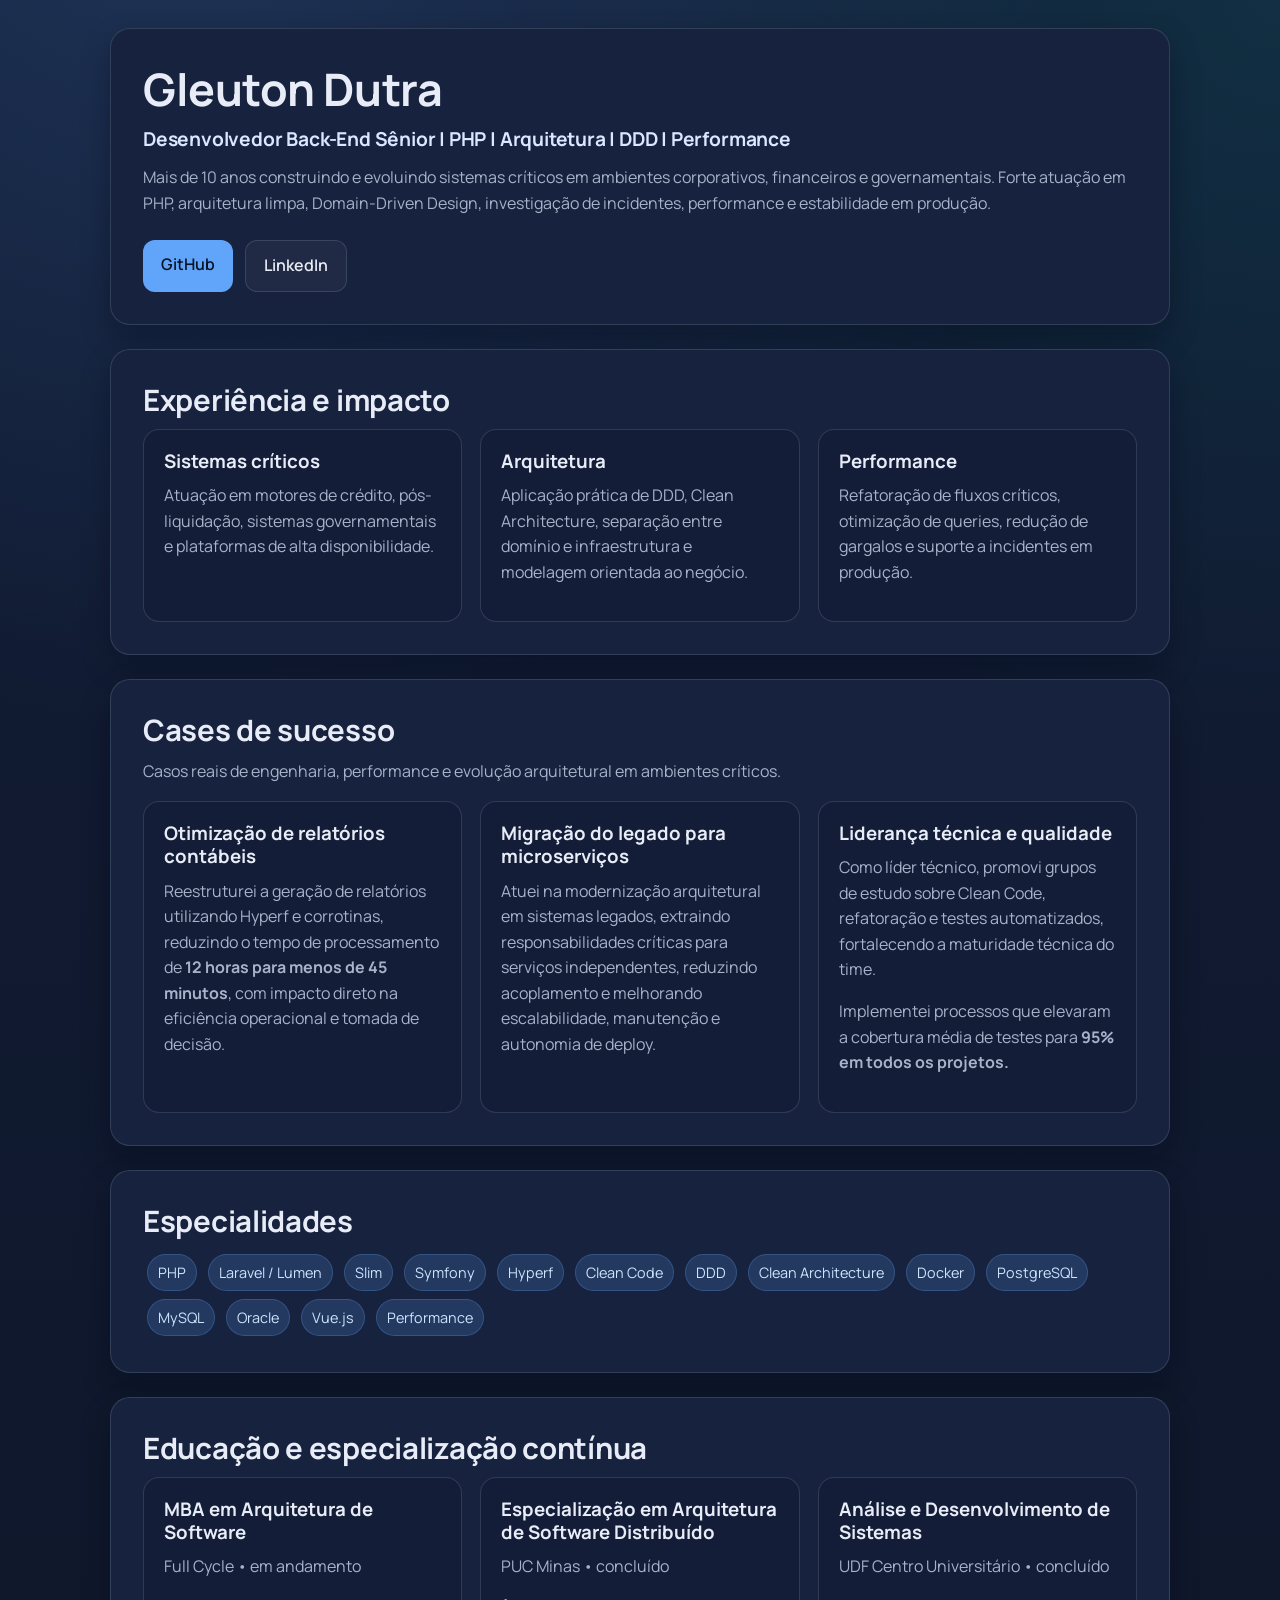
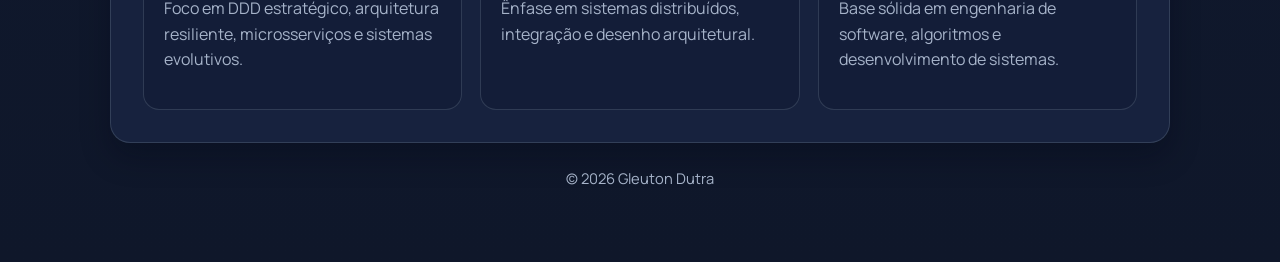
<file: index.html>
<!DOCTYPE html>
<html lang="pt-BR">
<head>
  <meta charset="UTF-8" />
  <meta name="viewport" content="width=device-width, initial-scale=1.0" />
  <title>Gleuton Dutra | Desenvolvedor Sênior</title>
  <link rel="icon" href="/favicon.ico" type="image/x-icon">
  <meta name="description" content="Curriculo tecnico de Gleuton Dutra, desenvolvedor back-end senior especialista em PHP, arquitetura de software, DDD e performance em sistemas criticos." />
  <link rel="canonical" href="https://gleuton.github.io/" />
  <meta name="robots" content="index, follow, max-snippet:-1, max-image-preview:large" />
  <meta name="author" content="Gleuton Dutra" />

  <meta property="og:title" content="Gleuton Dutra | Desenvolvedor Back-End Senior" />
  <meta property="og:description" content="Especialista em PHP, arquitetura de software, DDD e performance em sistemas criticos." />
  <meta property="og:type" content="website" />
  <meta property="og:url" content="https://gleuton.github.io/" />
  <meta property="og:image" content="https://gleuton.github.io/favicon.ico" />

  <meta name="twitter:card" content="summary" />
  <meta name="twitter:title" content="Gleuton Dutra | Desenvolvedor Back-End Senior" />
  <meta name="twitter:description" content="Especialista em PHP, arquitetura de software, DDD e performance em sistemas criticos." />
  <meta name="twitter:image" content="https://gleuton.github.io/favicon.ico" />

  <script type="application/ld+json">
    {
      "@context": "https://schema.org",
      "@type": "Person",
      "name": "Gleuton Dutra",
      "jobTitle": "Desenvolvedor Back-End Senior",
      "url": "https://gleuton.github.io/",
      "description": "Especialista em PHP, arquitetura de software, DDD e performance em sistemas criticos.",
      "image": "https://gleuton.github.io/favicon.ico",
      "sameAs": [
        "https://github.com/gleuton",
        "https://www.linkedin.com/in/gleutondutra/"
      ]
    }
  </script>
  <link rel="preconnect" href="https://fonts.googleapis.com" />
  <link rel="preconnect" href="https://fonts.gstatic.com" crossorigin />
  <link href="https://fonts.googleapis.com/css2?family=Manrope:wght@400;500;600;700;800&amp;display=swap" rel="stylesheet" />
  <link rel="stylesheet" href="styles.css" />
</head>
<body>
  <div class="container">
    <section class="hero">
      <h2 class="hero-name">Gleuton Dutra</h2>
      <h1 class="hero-role">Desenvolvedor Back-End Sênior | PHP | Arquitetura | DDD | Performance</h1>
      <p>
        Mais de 10 anos construindo e evoluindo sistemas críticos em ambientes corporativos,
        financeiros e governamentais. Forte atuação em PHP, arquitetura limpa, Domain-Driven Design,
        investigação de incidentes, performance e estabilidade em produção.
      </p>
      <div class="cta">
        <a class="btn primary" href="https://github.com/gleuton" target="_blank" rel="noopener noreferrer">GitHub</a>
        <a class="btn" href="https://www.linkedin.com/in/gleutondutra/" target="_blank" rel="noopener noreferrer">LinkedIn</a>
      </div>
    </section>

    <section class="section">
      <h2>Experiência e impacto</h2>
      <div class="grid">
        <div class="card">
          <h3>Sistemas críticos</h3>
          <p>Atuação em motores de crédito, pós-liquidação, sistemas governamentais e plataformas de alta disponibilidade.</p>
        </div>
        <div class="card">
          <h3>Arquitetura</h3>
          <p>Aplicação prática de DDD, Clean Architecture, separação entre domínio e infraestrutura e modelagem orientada ao negócio.</p>
        </div>
        <div class="card">
          <h3>Performance</h3>
          <p>Refatoração de fluxos críticos, otimização de queries, redução de gargalos e suporte a incidentes em produção.</p>
        </div>
      </div>
    </section>

    <section class="section">
      <h2>Cases de sucesso</h2>
      <p>Casos reais de engenharia, performance e evolução arquitetural em ambientes críticos.</p>
      <div class="grid">
        <div class="card">
          <h3>Otimização de relatórios contábeis</h3>
          <p>Reestruturei a geração de relatórios utilizando Hyperf e corrotinas, reduzindo o tempo de processamento de <strong>12 horas para menos de 45 minutos</strong>, com impacto direto na eficiência operacional e tomada de decisão.</p>
        </div>
        <div class="card">
          <h3>Migração do legado para microserviços</h3>
          <p>Atuei na modernização arquitetural em sistemas legados, extraindo responsabilidades críticas para serviços independentes, reduzindo acoplamento e melhorando escalabilidade, manutenção e autonomia de deploy.</p>
        </div>
        <div class="card">
          <h3>Liderança técnica e qualidade</h3>
          <p>Como líder técnico, promovi grupos de estudo sobre Clean Code, refatoração e testes automatizados, fortalecendo a maturidade técnica do time.</p>
          <p>Implementei processos que elevaram a cobertura média de testes para <strong>95% em todos os projetos.</strong></p>
        </div>
      </div>
    </section>

    <section class="section">
        <h2>Especialidades</h2>
        <span class="tag">PHP</span>
        <span class="tag">Laravel / Lumen</span>
        <span class="tag">Slim</span>
        <span class="tag">Symfony</span>
        <span class="tag">Hyperf</span>
        <span class="tag">Clean Code</span>
        <span class="tag">DDD</span>
        <span class="tag">Clean Architecture</span>
        <span class="tag">Docker</span>
        <span class="tag">PostgreSQL</span>
        <span class="tag">MySQL</span>
        <span class="tag">Oracle</span>
        <span class="tag">Vue.js</span>
        <span class="tag">Performance</span>
    </section>

    <section class="section">
      <h2>Educação e especialização contínua</h2>
      <div class="grid">
        <div class="card">
          <h3>MBA em Arquitetura de Software</h3>
          <p>Full Cycle • em andamento</p>
          <p>Foco em DDD estratégico, arquitetura resiliente, microsserviços e sistemas evolutivos.</p>
        </div>

        <div class="card">
          <h3>Especialização em Arquitetura de Software Distribuído</h3>
          <p>PUC Minas • concluído</p>
          <p>Ênfase em sistemas distribuídos, integração e desenho arquitetural.</p>
        </div>

        <div class="card">
          <h3>Análise e Desenvolvimento de Sistemas</h3>
          <p>UDF Centro Universitário • concluído</p>
          <p>Base sólida em engenharia de software, algoritmos e desenvolvimento de sistemas.</p>
        </div>
      </div>
    </section>

    <footer>
      © 2026 Gleuton Dutra
    </footer>
  </div>
</body>
</html>
</file>
<file: styles.css>
:root {
  --bg: #0f172a;
  --bg-soft: #111c35;
  --card: #17223e;
  --text: #e7ecf6;
  --muted: #a6b3c9;
  --accent: #60a5fa;
  --accent-strong: #3b82f6;
  --border: rgba(148, 163, 184, 0.22);
  --shadow: 0 14px 30px rgba(2, 6, 23, 0.32);
}

* {
  box-sizing: border-box;
}

body {
  margin: 0;
  font-family: "Manrope", "Segoe UI", sans-serif;
  background:
    radial-gradient(circle at 15% -10%, rgba(96, 165, 250, 0.18), transparent 40%),
    radial-gradient(circle at 100% 0%, rgba(20, 184, 166, 0.12), transparent 34%),
    linear-gradient(180deg, var(--bg-soft) 0%, var(--bg) 100%);
  color: var(--text);
  line-height: 1.6;
}

.container {
  max-width: 1100px;
  margin: 0 auto;
  padding: 28px 20px 72px;
}

.hero,
.section {
  background: var(--card);
  border: 1px solid var(--border);
  border-radius: 20px;
  padding: 32px;
  margin-bottom: 24px;
  box-shadow: var(--shadow);
}

h1,
h2,
h3 {
  margin-top: 0;
  margin-bottom: 10px;
  line-height: 1.25;
}

h1 {
  font-size: clamp(2.1rem, 4vw, 2.8rem);
  letter-spacing: -0.01em;
}

h2 {
  font-size: clamp(1.45rem, 2.3vw, 1.85rem);
  letter-spacing: -0.01em;
}

p {
  color: var(--muted);
  margin-top: 0;
}

.headline {
  color: var(--accent);
  font-weight: 800;
  margin-bottom: 10px;
  text-transform: uppercase;
  letter-spacing: 0.1em;
  font-size: 0.78rem;
}

.hero-name {
  font-size: clamp(2.1rem, 4vw, 2.8rem);
  letter-spacing: -0.01em;
  margin-bottom: 10px;
}

.hero-role {
  color: #dbe7ff;
  font-size: 1.2rem;
  line-height: 1.25;
  margin-top: 0;
  margin-bottom: 14px;
}

.cta {
  display: flex;
  gap: 12px;
  flex-wrap: wrap;
  margin-top: 24px;
}

.btn {
  display: inline-block;
  padding: 12px 18px;
  border-radius: 12px;
  text-decoration: none;
  font-weight: 600;
  border: 1px solid var(--border);
  color: var(--text);
  background: rgba(255, 255, 255, 0.04);
  transition: transform 0.2s ease, background 0.2s ease;
}

.btn:hover {
  transform: translateY(-1px);
  background: rgba(255, 255, 255, 0.08);
}

.btn.primary {
  background: var(--accent);
  color: #081426;
  border: none;
}

.btn.primary:hover {
  background: var(--accent-strong);
  color: #eef6ff;
}

.grid {
  display: grid;
  grid-template-columns: repeat(auto-fit, minmax(280px, 1fr));
  gap: 18px;
}

.card {
  padding: 20px;
  border: 1px solid var(--border);
  border-radius: 16px;
  background: rgba(8, 16, 36, 0.18);
}

.card p + p {
  margin-top: 10px;
}

.tag {
  display: inline-block;
  padding: 6px 10px;
  margin: 4px;
  border-radius: 999px;
  background: rgba(96, 165, 250, 0.18);
  color: #cfe3ff;
  font-size: 0.9rem;
  border: 1px solid rgba(96, 165, 250, 0.25);
}

footer {
  text-align: center;
  color: var(--muted);
  margin-top: 24px;
  font-size: 0.92rem;
}

@media (max-width: 768px) {
  .container {
    padding: 18px 14px 42px;
  }

  .hero,
  .section {
    padding: 24px;
    border-radius: 18px;
  }

  .grid {
    grid-template-columns: 1fr;
  }
}
</file>
